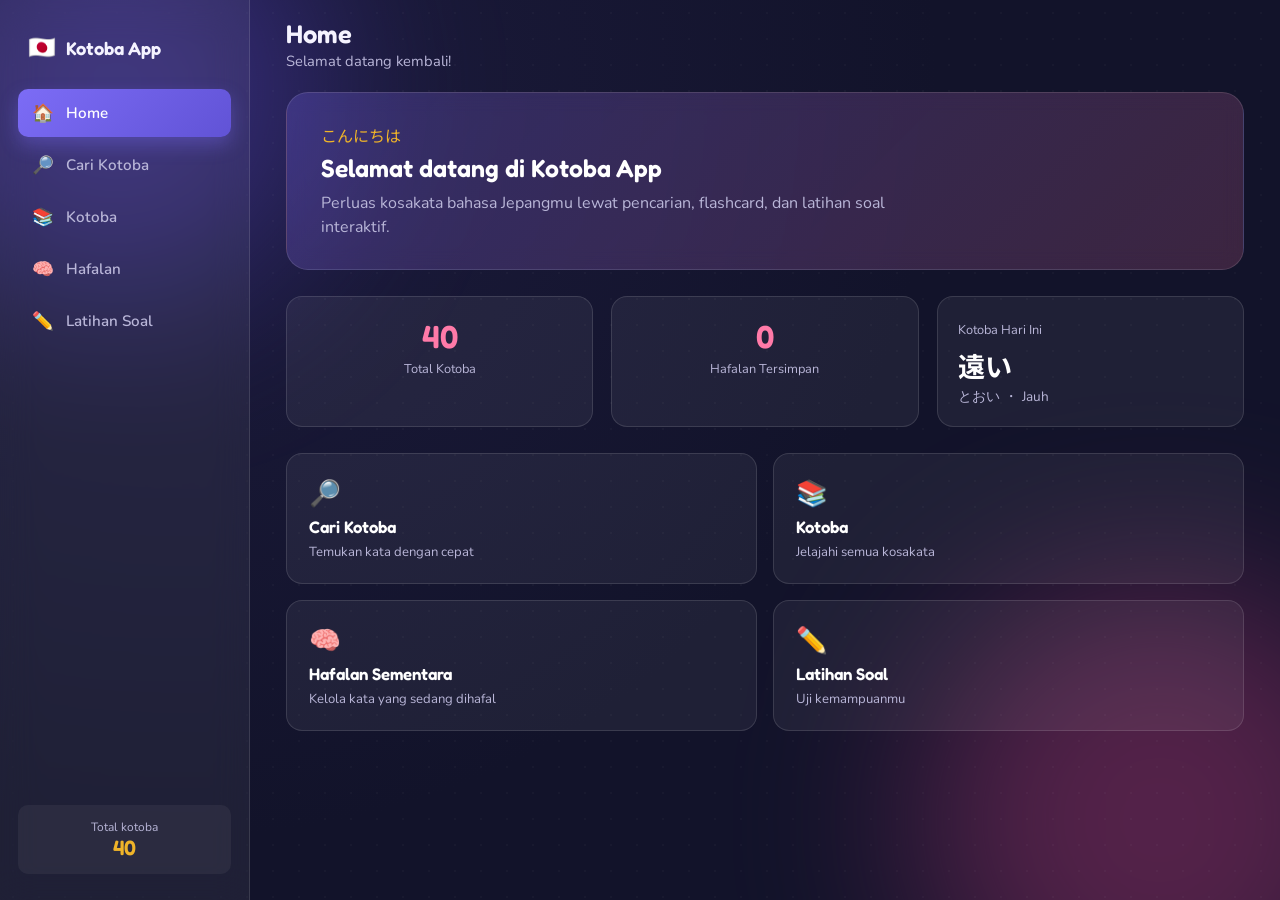
<file: index.html>
<!DOCTYPE html>
<html lang="id">
<head>
  <meta charset="UTF-8">
  <meta name="viewport" content="width=device-width, initial-scale=1.0">
  <title>Kotoba App — Belajar Kosakata Jepang</title>

  <link rel="preconnect" href="https://fonts.googleapis.com">
  <link rel="preconnect" href="https://fonts.gstatic.com" crossorigin>
  <link href="https://fonts.googleapis.com/css2?family=Fredoka:wght@400;500;600;700&family=Nunito:wght@400;600;700;800&family=Noto+Sans+JP:wght@400;500;700&display=swap" rel="stylesheet">

  <link rel="stylesheet" href="style.css">
</head>
<body>

  <!-- Dekorasi background -->
  <div class="bg-decor" aria-hidden="true">
    <span class="glow glow-a"></span>
    <span class="glow glow-b"></span>
  </div>

  <div class="app-shell">

    <!-- ===== SIDEBAR (desktop) ===== -->
    <aside class="sidebar">
      <div class="brand">
        <span class="brand-mark">🇯🇵</span>
        <span class="brand-name">Kotoba App</span>
      </div>

      <nav class="nav-list" aria-label="Navigasi Utama">
        <button class="nav-item active" data-view="home">
          <span class="nav-icon">🏠</span><span class="nav-label">Home</span>
        </button>
        <button class="nav-item" data-view="search">
          <span class="nav-icon">🔎</span><span class="nav-label">Cari Kotoba</span>
        </button>
        <button class="nav-item" data-view="kotoba">
          <span class="nav-icon">📚</span><span class="nav-label">Kotoba</span>
        </button>
        <button class="nav-item" data-view="hafalan">
          <span class="nav-icon">🧠</span><span class="nav-label">Hafalan</span>
        </button>
        <button class="nav-item" data-view="quiz">
          <span class="nav-icon">✏️</span><span class="nav-label">Latihan Soal</span>
        </button>
      </nav>

      <div class="sidebar-foot">
        <p class="sidebar-foot-label">Total kotoba</p>
        <p class="sidebar-foot-value" id="sidebarTotal">40</p>
      </div>
    </aside>

    <!-- ===== MAIN AREA ===== -->
    <div class="main-area">
      <header class="top-header">
        <h1 id="pageTitle">Home</h1>
        <p class="page-sub" id="pageSub">Selamat datang kembali!</p>
      </header>

      <main class="content" id="content">

        <!-- ========== HOME ========== -->
        <section class="view" id="view-home" data-view="home">
          <div class="hero-card">
            <p class="hero-eyebrow">こんにちは</p>
            <h2>Selamat datang di Kotoba App</h2>
            <p class="hero-desc">Perluas kosakata bahasa Jepangmu lewat pencarian, flashcard, dan latihan soal interaktif.</p>
          </div>

          <div class="stats-row">
            <div class="stat-card">
              <p class="stat-value" id="statTotal">40</p>
              <p class="stat-label">Total Kotoba</p>
            </div>
            <div class="stat-card">
              <p class="stat-value" id="statSaved">0</p>
              <p class="stat-label">Hafalan Tersimpan</p>
            </div>
            <div class="stat-card word-of-day">
              <p class="stat-label">Kotoba Hari Ini</p>
              <p class="stat-word-kanji" id="wordOfDayKanji">学生</p>
              <p class="stat-word-detail" id="wordOfDayDetail">がくせい ・ Siswa</p>
            </div>
          </div>

          <div class="menu-grid">
            <button class="menu-card" data-goto="search">
              <span class="menu-icon">🔎</span>
              <span class="menu-title">Cari Kotoba</span>
              <span class="menu-desc">Temukan kata dengan cepat</span>
            </button>
            <button class="menu-card" data-goto="kotoba">
              <span class="menu-icon">📚</span>
              <span class="menu-title">Kotoba</span>
              <span class="menu-desc">Jelajahi semua kosakata</span>
            </button>
            <button class="menu-card" data-goto="hafalan">
              <span class="menu-icon">🧠</span>
              <span class="menu-title">Hafalan Sementara</span>
              <span class="menu-desc">Kelola kata yang sedang dihafal</span>
            </button>
            <button class="menu-card" data-goto="quiz">
              <span class="menu-icon">✏️</span>
              <span class="menu-title">Latihan Soal</span>
              <span class="menu-desc">Uji kemampuanmu</span>
            </button>
          </div>
        </section>

        <!-- ========== CARI KOTOBA ========== -->
        <section class="view" id="view-search" data-view="search" hidden>
          <div class="search-bar-wrap">
            <input type="text" id="searchInput" class="search-input"
                   placeholder="🔍 Cari kotoba: hiragana, kanji, romaji, atau arti..." autocomplete="off">
          </div>
          <p class="hint-state" id="searchHint">Mulai ketik untuk mencari kotoba.</p>
          <p class="empty-state" id="searchEmpty" hidden>Kotoba tidak ditemukan. Coba kata kunci lain.</p>
          <div class="results-grid" id="searchResults"></div>
        </section>

        <!-- ========== KOTOBA ========== -->
        <section class="view" id="view-kotoba" data-view="kotoba" hidden>
          <div class="kotoba-toolbar">
            <div class="chip-group" id="categoryChips"></div>
            <button class="btn btn-ghost-accent" id="startAllFlashcard">🧠 Hafalkan Semua</button>
          </div>
          <div class="results-grid" id="kotobaGrid"></div>
        </section>

        <!-- ========== HAFALAN SEMENTARA ========== -->
        <section class="view" id="view-hafalan" data-view="hafalan" hidden>
          <div class="hafalan-head">
            <div>
              <p class="hafalan-count-label">Jumlah hafalan</p>
              <p class="hafalan-count" id="hafalanCount">0 Kotoba</p>
            </div>
            <button class="btn btn-primary" id="startHafalanFlashcard" disabled>🧠 Mulai Menghafal</button>
          </div>
          <p class="empty-state" id="hafalanEmpty">Belum ada kotoba yang disimpan.</p>
          <div class="results-grid" id="hafalanList"></div>
        </section>

        <!-- ========== LATIHAN SOAL ========== -->
        <section class="view" id="view-quiz" data-view="quiz" hidden>

          <div class="quiz-panel" id="quizIntro">
            <h2 class="quiz-intro-title">✏️ Latihan Soal</h2>
            <p class="quiz-intro-desc">Uji kemampuanmu dengan mengetik cara baca atau arti dari kotoba yang muncul.</p>
            <p class="quiz-intro-label">Jumlah soal</p>
            <div class="chip-group" id="quizCountOptions">
              <button class="chip active" data-count="10">10 Soal</button>
              <button class="chip" data-count="20">20 Soal</button>
              <button class="chip" data-count="all">Semua (40)</button>
            </div>
            <button class="btn btn-primary btn-lg" id="startQuizBtn">Mulai Latihan</button>
          </div>

          <div class="quiz-panel" id="quizQuestion" hidden>
            <p class="quiz-progress" id="quizProgress">Soal 1 dari 10</p>

            <div class="quiz-card">
              <span class="face-tag" id="quizPromptTag">Cara Baca</span>
              <p class="quiz-kanji" id="quizKanji">学生</p>
              <p class="quiz-instruction" id="quizInstruction">Tulis cara baca (hiragana) dari kata di atas.</p>

              <input type="text" class="quiz-input" id="quizInput" placeholder="Ketik jawabanmu di sini..." autocomplete="off">

              <div class="quiz-feedback" id="quizFeedback" hidden></div>

              <div class="quiz-actions">
                <button class="btn btn-primary" id="checkAnswerBtn">Cek Jawaban</button>
                <button class="btn btn-primary" id="nextQuestionBtn" hidden>Lanjut ›</button>
              </div>
            </div>

            <p class="quiz-score">Skor sementara: <strong id="quizScoreLive">0</strong> / <span id="quizTotalLive">10</span></p>
          </div>

          <div class="quiz-panel" id="quizResult" hidden>
            <h2 class="quiz-result-title">🎉 Latihan Selesai!</h2>
            <p class="quiz-final-score" id="quizFinalScore">Skor kamu: 8 / 10</p>
            <p class="quiz-final-msg" id="quizFinalMsg">Kerja bagus!</p>
            <div class="quiz-actions">
              <button class="btn btn-primary" id="retryQuizBtn">Ulangi</button>
              <button class="btn btn-ghost" id="quizHomeBtn">Kembali ke Home</button>
            </div>
          </div>

        </section>

      </main>
    </div>
  </div>

  <!-- ===== BOTTOM NAV (mobile) ===== -->
  <nav class="bottom-nav" aria-label="Navigasi Seluler">
    <button class="nav-item active" data-view="home">
      <span class="nav-icon">🏠</span><span class="nav-label">Home</span>
    </button>
    <button class="nav-item" data-view="search">
      <span class="nav-icon">🔎</span><span class="nav-label">Cari</span>
    </button>
    <button class="nav-item" data-view="kotoba">
      <span class="nav-icon">📚</span><span class="nav-label">Kotoba</span>
    </button>
    <button class="nav-item" data-view="hafalan">
      <span class="nav-icon">🧠</span><span class="nav-label">Hafalan</span>
    </button>
    <button class="nav-item" data-view="quiz">
      <span class="nav-icon">✏️</span><span class="nav-label">Latihan</span>
    </button>
  </nav>

  <!-- ===== FLASHCARD OVERLAY ===== -->
  <div class="flashcard-overlay" id="flashcardOverlay" hidden>
    <div class="flashcard-modal">
      <button class="overlay-close" id="closeFlashcard" aria-label="Tutup flashcard">✕</button>
      <p class="overlay-progress" id="fcProgress">1 / 10</p>

      <div class="fc-card" id="fcCard" tabindex="0" role="button" aria-label="Ketuk untuk membalik kartu">
        <div class="fc-card-inner" id="fcCardInner">
          <div class="fc-face fc-front">
            <span class="face-tag">Kosakata</span>
            <p class="fc-kanji" id="fcKanji">学生</p>
            <button class="btn btn-flip" id="fcToggleBtn">Tampilkan</button>
          </div>
          <div class="fc-face fc-back">
            <span class="face-tag">Cara Baca &amp; Arti</span>
            <p class="fc-kana" id="fcKana">がくせい</p>
            <p class="fc-romaji" id="fcRomaji">gakusei</p>
            <p class="fc-meaning" id="fcMeaning">Siswa</p>
          </div>
        </div>
      </div>

      <div class="fc-controls">
        <button class="btn btn-ghost" id="fcPrev">‹ Sebelumnya</button>
        <button class="btn btn-ghost" id="fcNext">Berikutnya ›</button>
      </div>
    </div>
  </div>

  <script src="script.js"></script>
</body>
</html>
</file>
<file: style.css>
/* =========================================================================
   KOTOBA APP — style.css
   ========================================================================= */

/* ============================ 1. TOKENS ============================ */
:root {
  --bg-base: #12132A;
  --bg-glow-a: #4A3AA8;
  --bg-glow-b: #8A2F63;

  --primary: #7C6CF6;
  --primary-deep: #6153D6;
  --accent: #FF7AA8;
  --accent-gold: #F0B429;

  --surface: #FFFFFF;
  --surface-soft: rgba(255, 255, 255, 0.06);
  --surface-border: rgba(255, 255, 255, 0.12);

  --text-main: #211F3B;
  --text-soft: #6B6F8C;
  --text-invert: #F5F3FF;
  --text-invert-soft: #B9B6D8;

  --success: #2FAE6E;
  --danger: #E2554B;

  --radius-lg: 22px;
  --radius-md: 16px;
  --radius-sm: 10px;
  --shadow-soft: 0 24px 48px rgba(8, 6, 26, 0.35);
  --shadow-card: 0 10px 26px rgba(8, 6, 26, 0.18);

  --font-display: 'Fredoka', sans-serif;
  --font-body: 'Nunito', sans-serif;
  --font-jp: 'Noto Sans JP', sans-serif;

  --sidebar-w: 250px;
  --header-h: 88px;
  --bottom-nav-h: 68px;
}

/* ============================== 2. RESET ============================== */
* { box-sizing: border-box; }
html, body { height: 100%; }
body {
  margin: 0;
  font-family: var(--font-body);
  color: var(--text-invert);
  background: var(--bg-base);
  -webkit-font-smoothing: antialiased;
}
button, input { font-family: inherit; }
button { background: none; border: none; cursor: pointer; color: inherit; }
input { color: inherit; }
h1, h2, h3, p { margin: 0; }
ul, ol { margin: 0; padding: 0; list-style: none; }

/* ============================ 3. BACKGROUND ============================ */
.bg-decor {
  position: fixed;
  inset: 0;
  z-index: 0;
  overflow: hidden;
  background:
    radial-gradient(circle at 15% 10%, #1C1B3D 0%, var(--bg-base) 55%),
    linear-gradient(180deg, var(--bg-base), #0C0D1E);
}
.bg-decor::after {
  content: "";
  position: absolute;
  inset: 0;
  background-image: radial-gradient(rgba(255, 255, 255, 0.05) 1px, transparent 1px);
  background-size: 26px 26px;
  opacity: 0.5;
}
.glow {
  position: absolute;
  border-radius: 50%;
  filter: blur(90px);
  opacity: 0.55;
  animation: drift 22s ease-in-out infinite alternate;
}
.glow-a {
  width: 420px; height: 420px;
  top: -120px; left: -100px;
  background: var(--bg-glow-a);
}
.glow-b {
  width: 480px; height: 480px;
  bottom: -160px; right: -120px;
  background: var(--bg-glow-b);
  animation-delay: -8s;
}
@keyframes drift {
  from { transform: translate(0,0) scale(1); }
  to { transform: translate(30px,-20px) scale(1.08); }
}
@media (prefers-reduced-motion: reduce) {
  .glow { animation: none; }
}

/* ========================== 4. LAYOUT SHELL ========================== */
.app-shell {
  position: relative;
  z-index: 1;
  display: flex;
  min-height: 100vh;
}
.main-area {
  flex: 1;
  min-width: 0;
  display: flex;
  flex-direction: column;
}
.top-header {
  height: var(--header-h);
  display: flex;
  flex-direction: column;
  justify-content: center;
  padding: 0 36px;
  flex-shrink: 0;
}
.top-header h1 {
  font-family: var(--font-display);
  font-weight: 600;
  font-size: 1.6rem;
  color: var(--text-invert);
}
.page-sub {
  color: var(--text-invert-soft);
  font-size: 0.92rem;
  margin-top: 2px;
}
.content {
  flex: 1;
  overflow-y: auto;
  padding: 4px 36px 48px;
}
.view {
  display: flex;
  flex-direction: column;
  gap: 26px;
  animation: fadeUp 0.35s ease both;
}
.view[hidden] {
  display: none !important;
}
@keyframes fadeUp {
  from { opacity: 0; transform: translateY(10px); }
  to { opacity: 1; transform: translateY(0); }
}

/* ===================== 5. SIDEBAR & BOTTOM NAV ===================== */
.sidebar {
  width: var(--sidebar-w);
  flex-shrink: 0;
  display: flex;
  flex-direction: column;
  padding: 26px 18px;
  background: var(--surface-soft);
  border-right: 1px solid var(--surface-border);
  backdrop-filter: blur(18px);
}
.brand {
  display: flex;
  align-items: center;
  gap: 10px;
  padding: 6px 10px 26px;
}
.brand-mark { font-size: 1.4rem; }
.brand-name {
  font-family: var(--font-display);
  font-weight: 600;
  font-size: 1.15rem;
  color: var(--text-invert);
}
.nav-list {
  display: flex;
  flex-direction: column;
  gap: 4px;
  flex: 1;
}
.nav-item {
  display: flex;
  align-items: center;
  gap: 12px;
  padding: 12px 14px;
  border-radius: var(--radius-sm);
  color: var(--text-invert-soft);
  font-weight: 600;
  font-size: 0.95rem;
  transition: background 0.18s ease, color 0.18s ease, transform 0.12s ease;
  text-align: left;
}
.nav-item:hover {
  background: rgba(255, 255, 255, 0.06);
  color: var(--text-invert);
}
.nav-item.active {
  background: linear-gradient(135deg, var(--primary), var(--primary-deep));
  color: #fff;
  box-shadow: 0 8px 18px rgba(124, 108, 246, 0.35);
}
.nav-icon { font-size: 1.1rem; }
.sidebar-foot {
  padding: 14px;
  border-radius: var(--radius-sm);
  background: rgba(255, 255, 255, 0.05);
  text-align: center;
}
.sidebar-foot-label {
  font-size: 0.75rem;
  color: var(--text-invert-soft);
}
.sidebar-foot-value {
  font-family: var(--font-display);
  font-size: 1.3rem;
  font-weight: 600;
  color: var(--accent-gold);
}

.bottom-nav {
  display: none;
  position: fixed;
  left: 0; right: 0; bottom: 0;
  height: var(--bottom-nav-h);
  background: rgba(18, 19, 42, 0.92);
  border-top: 1px solid var(--surface-border);
  backdrop-filter: blur(18px);
  z-index: 20;
  justify-content: space-around;
  align-items: center;
  padding-bottom: env(safe-area-inset-bottom, 0);
}
.bottom-nav .nav-item {
  flex-direction: column;
  gap: 2px;
  padding: 6px 8px;
  border-radius: var(--radius-sm);
  font-size: 0.68rem;
  color: var(--text-invert-soft);
}
.bottom-nav .nav-item.active {
  background: none;
  box-shadow: none;
  color: var(--accent);
}
.bottom-nav .nav-icon { font-size: 1.25rem; }

/* ========================= 6. KOMPONEN UMUM ========================= */
.btn {
  font-weight: 700;
  font-size: 0.9rem;
  padding: 11px 20px;
  border-radius: 999px;
  transition: transform 0.15s ease, background 0.18s ease, box-shadow 0.18s ease;
}
.btn:active { transform: scale(0.96); }

.btn-primary {
  background: linear-gradient(135deg, var(--primary), var(--primary-deep));
  color: #fff;
  box-shadow: 0 10px 22px rgba(124, 108, 246, 0.35);
}
.btn-primary:hover { box-shadow: 0 12px 26px rgba(124, 108, 246, 0.5); }
.btn-primary:disabled {
  opacity: 0.4;
  box-shadow: none;
  cursor: not-allowed;
}
.btn-lg { padding: 13px 30px; font-size: 0.98rem; }

.btn-ghost {
  background: rgba(255, 255, 255, 0.08);
  color: var(--text-invert);
  border: 1px solid var(--surface-border);
}
.btn-ghost:hover { background: rgba(255, 255, 255, 0.14); }

.btn-ghost-accent {
  background: rgba(255, 122, 168, 0.12);
  color: var(--accent);
  border: 1px solid rgba(255, 122, 168, 0.35);
  padding: 9px 18px;
  border-radius: 999px;
  font-weight: 700;
  font-size: 0.85rem;
}
.btn-ghost-accent:hover { background: rgba(255, 122, 168, 0.2); }

.chip-group {
  display: flex;
  flex-wrap: wrap;
  gap: 8px;
}
.chip {
  padding: 8px 16px;
  border-radius: 999px;
  background: rgba(255, 255, 255, 0.07);
  color: var(--text-invert-soft);
  font-size: 0.82rem;
  font-weight: 700;
  border: 1px solid transparent;
  transition: all 0.15s ease;
}
.chip:hover { background: rgba(255, 255, 255, 0.13); }
.chip.active {
  background: var(--accent);
  color: #2B0F1C;
  border-color: var(--accent);
}

.face-tag {
  display: inline-block;
  font-family: var(--font-display);
  font-size: 0.7rem;
  font-weight: 600;
  color: var(--primary-deep);
  background: rgba(124, 108, 246, 0.12);
  padding: 4px 12px;
  border-radius: 20px;
}

.empty-state, .hint-state {
  color: var(--text-invert-soft);
  font-size: 0.92rem;
  text-align: center;
  padding: 18px 0;
}

/* ============================ 7. VIEW: HOME ============================ */
.hero-card {
  background: linear-gradient(135deg, rgba(124, 108, 246, 0.25), rgba(255, 122, 168, 0.18));
  border: 1px solid var(--surface-border);
  border-radius: var(--radius-lg);
  padding: 30px 34px;
  backdrop-filter: blur(10px);
}
.hero-eyebrow {
  font-family: var(--font-jp);
  font-size: 1rem;
  color: var(--accent-gold);
  margin-bottom: 6px;
}
.hero-card h2 {
  font-family: var(--font-display);
  font-weight: 600;
  font-size: 1.55rem;
  color: #fff;
  margin-bottom: 8px;
}
.hero-desc {
  color: var(--text-invert-soft);
  max-width: 60ch;
  line-height: 1.5;
}

.stats-row {
  display: grid;
  grid-template-columns: repeat(3, 1fr);
  gap: 18px;
}
.stat-card {
  background: var(--surface-soft);
  border: 1px solid var(--surface-border);
  border-radius: var(--radius-md);
  padding: 20px;
  text-align: center;
}
.stat-value {
  font-family: var(--font-display);
  font-size: 2rem;
  font-weight: 600;
  color: var(--accent);
}
.stat-label {
  font-size: 0.8rem;
  color: var(--text-invert-soft);
  margin-top: 4px;
}
.word-of-day { text-align: left; }
.stat-word-kanji {
  font-family: var(--font-jp);
  font-size: 1.7rem;
  font-weight: 700;
  color: #fff;
  margin-top: 6px;
}
.stat-word-detail {
  font-size: 0.85rem;
  color: var(--text-invert-soft);
  margin-top: 2px;
}

.menu-grid {
  display: grid;
  grid-template-columns: repeat(2, 1fr);
  gap: 16px;
}
.menu-card {
  display: flex;
  flex-direction: column;
  align-items: flex-start;
  gap: 6px;
  padding: 22px;
  background: var(--surface-soft);
  border: 1px solid var(--surface-border);
  border-radius: var(--radius-md);
  text-align: left;
  transition: transform 0.18s ease, background 0.18s ease, border-color 0.18s ease;
}
.menu-card:hover {
  transform: translateY(-4px);
  background: rgba(255, 255, 255, 0.1);
  border-color: rgba(255, 255, 255, 0.25);
}
.menu-icon { font-size: 1.6rem; }
.menu-title {
  font-family: var(--font-display);
  font-weight: 600;
  font-size: 1.05rem;
  color: #fff;
}
.menu-desc {
  font-size: 0.82rem;
  color: var(--text-invert-soft);
}

/* ============ 8. KARTU KOTOBA (Search / Kotoba / Hafalan) ============ */
.search-bar-wrap { max-width: 520px; }
.search-input {
  width: 100%;
  padding: 14px 18px;
  border-radius: 999px;
  background: var(--surface-soft);
  border: 1px solid var(--surface-border);
  color: var(--text-invert);
  font-size: 0.95rem;
  outline: none;
  transition: border-color 0.18s ease, background 0.18s ease;
}
.search-input::placeholder { color: var(--text-invert-soft); }
.search-input:focus {
  border-color: var(--primary);
  background: rgba(255, 255, 255, 0.1);
}

.kotoba-toolbar {
  display: flex;
  align-items: center;
  justify-content: space-between;
  gap: 14px;
  flex-wrap: wrap;
}

.hafalan-head {
  display: flex;
  align-items: center;
  justify-content: space-between;
  gap: 16px;
  flex-wrap: wrap;
}
.hafalan-count-label {
  font-size: 0.8rem;
  color: var(--text-invert-soft);
}
.hafalan-count {
  font-family: var(--font-display);
  font-size: 1.4rem;
  font-weight: 600;
  color: #fff;
}

.results-grid {
  display: grid;
  grid-template-columns: repeat(auto-fill, minmax(220px, 1fr));
  gap: 16px;
}

.vocab-card {
  background: var(--surface);
  border-radius: var(--radius-md);
  padding: 20px;
  box-shadow: var(--shadow-card);
  display: flex;
  flex-direction: column;
  gap: 6px;
  transition: transform 0.18s ease, box-shadow 0.18s ease;
}
.vocab-card:hover {
  transform: translateY(-3px);
  box-shadow: 0 16px 32px rgba(8, 6, 26, 0.28);
}
.vocab-category {
  align-self: flex-start;
  font-size: 0.68rem;
  font-weight: 700;
  color: var(--primary-deep);
  background: rgba(124, 108, 246, 0.1);
  padding: 3px 10px;
  border-radius: 20px;
}
.vocab-kanji {
  font-family: var(--font-jp);
  font-size: 1.6rem;
  font-weight: 700;
  color: var(--text-main);
  margin-top: 4px;
}
.vocab-kana {
  font-family: var(--font-jp);
  font-size: 1rem;
  color: var(--text-soft);
}
.vocab-romaji {
  font-family: var(--font-body);
  font-style: italic;
  font-size: 0.85rem;
}
.vocab-meaning {
  font-size: 0.95rem;
  font-weight: 700;
  color: var(--text-main);
  margin-top: 2px;
}
.save-btn {
  margin-top: 10px;
  align-self: flex-start;
  font-size: 0.8rem;
  font-weight: 700;
  padding: 8px 16px;
  border-radius: 999px;
  background: rgba(124, 108, 246, 0.1);
  color: var(--primary-deep);
  transition: all 0.15s ease;
}
.save-btn:hover { background: rgba(124, 108, 246, 0.2); }
.save-btn.is-saved {
  background: var(--success);
  color: #fff;
}

/* ========================= 9. FLASHCARD OVERLAY ========================= */
.flashcard-overlay {
  position: fixed;
  inset: 0;
  z-index: 50;
  background: rgba(8, 6, 20, 0.72);
  backdrop-filter: blur(6px);
  display: flex;
  align-items: center;
  justify-content: center;
  padding: 20px;
}
.flashcard-overlay[hidden] {
  display: none !important;
}

.flashcard-modal {
  position: relative;
  width: 100%;
  max-width: 380px;
  display: flex;
  flex-direction: column;
  align-items: center;
  gap: 20px;
}
.overlay-close {
  position: absolute;
  top: -46px;
  right: 0;
  width: 36px; height: 36px;
  border-radius: 50%;
  background: rgba(255, 255, 255, 0.12);
  color: #fff;
  font-size: 1rem;
}
.overlay-close:hover { background: rgba(255, 255, 255, 0.22); }
.overlay-progress {
  color: var(--text-invert-soft);
  font-size: 0.85rem;
  font-weight: 700;
}

.fc-card {
  position: relative;
  width: 100%;
  height: 260px;
  perspective: 1300px;
  cursor: pointer;
  outline: none;
}
.fc-card-inner {
  position: relative;
  width: 100%; height: 100%;
  transition: transform 0.55s cubic-bezier(.4, .2, .2, 1);
  transform-style: preserve-3d;
}
.fc-card.is-flipped .fc-card-inner { transform: rotateY(180deg); }

.fc-face {
  position: absolute; inset: 0;
  border-radius: var(--radius-lg);
  background: var(--surface);
  box-shadow: var(--shadow-soft);
  backface-visibility: hidden;
  display: flex;
  flex-direction: column;
  align-items: center;
  justify-content: center;
  gap: 12px;
  padding: 26px;
  text-align: center;
}
.fc-back { transform: rotateY(180deg); }

.fc-kanji {
  font-family: var(--font-jp);
  font-weight: 700;
  font-size: 2.4rem;
  color: var(--text-main);
}
.fc-kana {
  font-family: var(--font-jp);
  font-size: 1.4rem;
  color: var(--text-main);
}
.fc-romaji {
  font-style: italic;
  color: var(--text-soft);
  font-size: 0.9rem;
}
.fc-meaning {
  font-weight: 700;
  font-size: 1.15rem;
  color: var(--primary-deep);
  margin-top: 4px;
}

.fc-controls {
  display: flex;
  gap: 12px;
}

/* ============================ 10. VIEW: QUIZ ============================ */
.quiz-panel {
  max-width: 520px;
  width: 100%;
  margin: 0 auto;
  display: flex;
  flex-direction: column;
  align-items: center;
  gap: 16px;
  text-align: center;
}
.quiz-panel[hidden] {
  display: none !important;
}

.quiz-intro-title, .quiz-result-title {
  font-family: var(--font-display);
  font-size: 1.5rem;
  font-weight: 600;
  color: #fff;
}
.quiz-intro-desc {
  color: var(--text-invert-soft);
  max-width: 44ch;
}
.quiz-intro-label {
  font-size: 0.8rem;
  color: var(--text-invert-soft);
  margin-top: 6px;
}

.quiz-progress {
  color: var(--text-invert-soft);
  font-weight: 700;
  font-size: 0.88rem;
}
.quiz-card {
  width: 100%;
  background: var(--surface);
  border-radius: var(--radius-lg);
  box-shadow: var(--shadow-soft);
  padding: 32px 26px;
  display: flex;
  flex-direction: column;
  align-items: center;
  gap: 14px;
}
.quiz-kanji {
  font-family: var(--font-jp);
  font-size: 2.6rem;
  font-weight: 700;
  color: var(--text-main);
  margin-top: 6px;
}
.quiz-instruction {
  color: var(--text-soft);
  font-size: 0.9rem;
  max-width: 38ch;
}
.quiz-input {
  width: 100%;
  padding: 13px 18px;
  border-radius: var(--radius-sm);
  border: 2px solid rgba(124, 108, 246, 0.25);
  background: #F7F6FF;
  color: var(--text-main);
  font-size: 1rem;
  text-align: center;
  outline: none;
  transition: border-color 0.15s ease;
}
.quiz-input:focus { border-color: var(--primary); }
.quiz-input[readonly] { opacity: 0.7; }

.quiz-feedback {
  font-weight: 700;
  font-size: 0.92rem;
  padding: 10px 16px;
  border-radius: var(--radius-sm);
  width: 100%;
}
.quiz-feedback.is-correct {
  background: rgba(47, 174, 110, 0.12);
  color: var(--success);
}
.quiz-feedback.is-wrong {
  background: rgba(226, 85, 75, 0.1);
  color: var(--danger);
}

.quiz-actions {
  display: flex;
  gap: 12px;
  flex-wrap: wrap;
  justify-content: center;
}
.quiz-score {
  color: var(--text-invert-soft);
  font-size: 0.85rem;
}

.quiz-final-score {
  font-family: var(--font-display);
  font-size: 1.7rem;
  font-weight: 600;
  color: var(--accent-gold);
}
.quiz-final-msg {
  color: var(--text-invert-soft);
  max-width: 40ch;
}

/* ============================= 11. RESPONSIVE ============================= */
@media (max-width: 960px) {
  .sidebar { display: none; }
  .bottom-nav { display: flex; }
  .content { padding-bottom: calc(48px + var(--bottom-nav-h)); }
  .top-header { padding: 0 20px; }
  .content { padding-left: 20px; padding-right: 20px; }
  .stats-row { grid-template-columns: repeat(2, 1fr); }
  .word-of-day { grid-column: span 2; }
}

@media (max-width: 620px) {
  .top-header { height: auto; padding: 18px 18px 10px; }
  .top-header h1 { font-size: 1.35rem; }
  .stats-row { grid-template-columns: 1fr; }
  .word-of-day { grid-column: span 1; }
  .menu-grid { grid-template-columns: 1fr; }
  .hero-card { padding: 22px 20px; }
  .results-grid { grid-template-columns: 1fr 1fr; }
  .kotoba-toolbar { flex-direction: column; align-items: stretch; }
  .btn-ghost-accent { align-self: flex-start; }
}

@media (max-width: 400px) {
  .results-grid { grid-template-columns: 1fr; }
  .fc-kanji { font-size: 2rem; }
  .quiz-kanji { font-size: 2.1rem; }
  .bottom-nav .nav-label { display: none; }
  .bottom-nav .nav-item { padding: 10px; }
}
</file>
